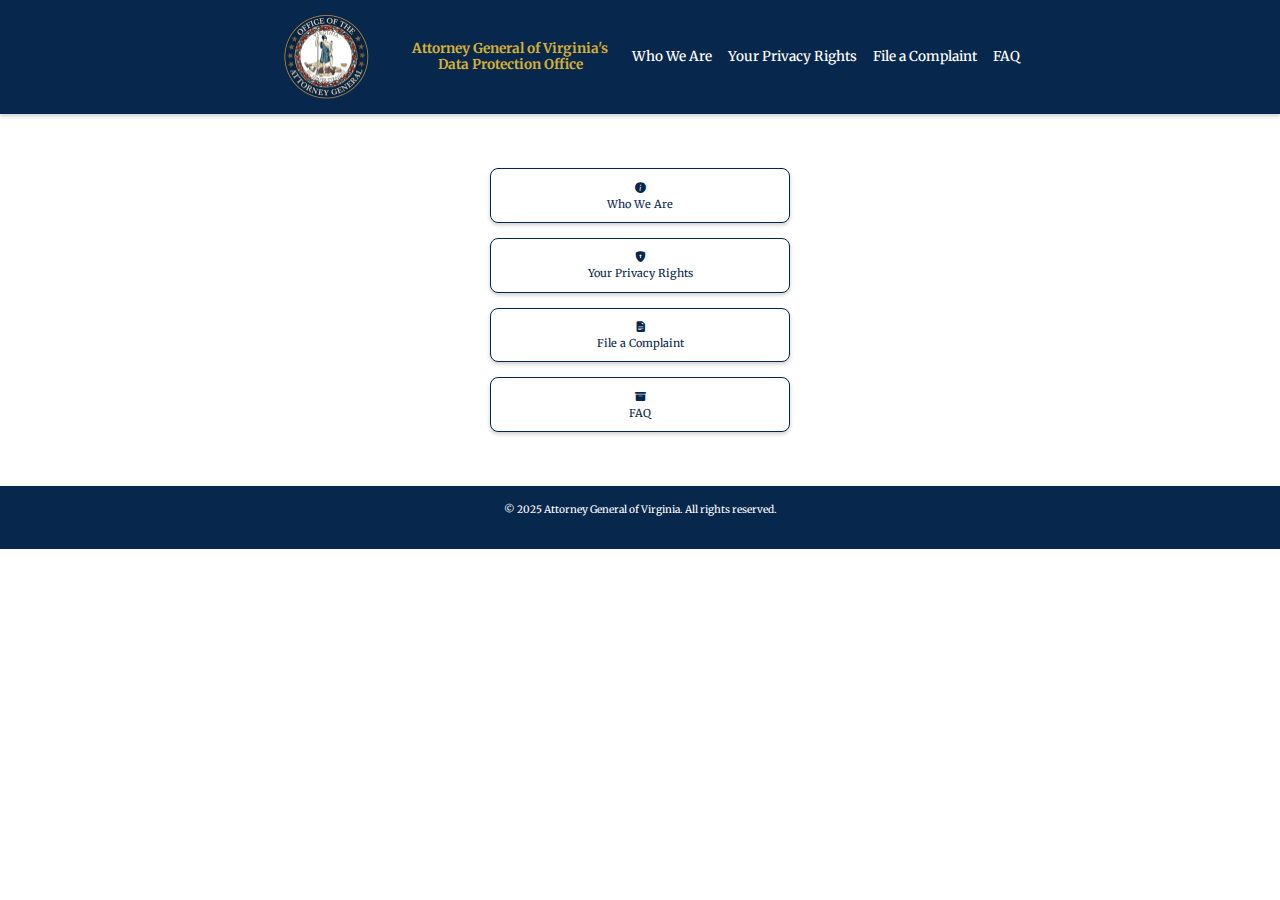
<file: index.html>
<!DOCTYPE html>
<html lang="en">
<head>
    <meta charset="UTF-8">
    <meta name="viewport" content="width=device-width, initial-scale=1.0">
    <title>Data Protection Office</title>
    <!-- Bootstrap CSS -->
    <link href="https://cdn.jsdelivr.net/npm/bootstrap@5.3.0/dist/css/bootstrap.min.css" rel="stylesheet">
    <!-- Bootstrap Icons -->
    <link rel="stylesheet" href="https://cdn.jsdelivr.net/npm/bootstrap-icons/font/bootstrap-icons.css">
    <!-- Custom CSS -->
    <link rel="stylesheet" href="style.css">
    <!-- Google Fonts -->
    <link href="https://fonts.googleapis.com/css2?family=Merriweather:wght@300;400;700&display=swap" rel="stylesheet">
</head>
<body>

    <!-- Skip Navigation Link-->
    <a href="#main-content" class="skip-nav" tabindex="0">Skip to Main Content</a>

    <!-- Navigation Bar -->
    <nav class="navbar navbar-expand-lg navbar-dark" role="navigation">
        <div class="container">
            <a class="navbar-brand" href="index.html" aria-label="Homepage - Data Protection Office">
                <span class="logo-container">
                    <img src="images/ag-logo.jpg" alt="Official Logo of Virginia's Attorney General" class="ag-logo">
                </span>
                Attorney General of Virginia's<br>Data Protection Office
            </a>            
            <button class="navbar-toggler" type="button" data-bs-toggle="collapse" data-bs-target="#navbarNav" aria-controls="navbarNav" aria-expanded="false" aria-label="Toggle navigation">
                <span class="navbar-toggler-icon"></span>
            </button>
            <div class="collapse navbar-collapse" id="navbarNav">
                <ul class="navbar-nav ms-auto">
                    <li class="nav-item">
                        <a class="nav-link" href="who-we-are.html" aria-label="Learn more about who we are">Who We Are</a>
                    </li>
                    <li class="nav-item">
                        <a class="nav-link" href="privacy-rights.html" aria-label="Your privacy rights under VCDPA">Your Privacy Rights</a>
                    </li>
                    <li class="nav-item">
                        <a class="nav-link" href="file-a-complaint.html" aria-label="Submit a complaint about data protection violations">File a Complaint</a>
                    </li>
                    <li class="nav-item">
                        <a class="nav-link" href="faq.html" aria-label="Frequently Asked Questions about data protection">FAQ</a>
                    </li>
                </ul>
            </div>
        </div>
    </nav>

    <!-- Main Content -->
    <main id="main-content" role="main">
        <!-- Main Navigation Buttons -->
        <section class="py-4 text-center">
            <div class="container">
                <div class="button-row">
                    <a href="who-we-are.html" class="nav-card" aria-label="Go to Who We Are page">
                        <i class="bi bi-info-circle-fill nav-icon" aria-hidden="true"></i>
                        <span>Who We Are</span>
                    </a>
                    <a href="privacy-rights.html" class="nav-card" aria-label="Go to Your Privacy Rights page">
                        <i class="bi bi-shield-lock-fill nav-icon" aria-hidden="true"></i>
                        <span>Your Privacy Rights</span>
                    </a>
                    <a href="file-a-complaint.html" class="nav-card" aria-label="Go to File a Complaint page">
                        <i class="bi bi-file-earmark-text-fill nav-icon" aria-hidden="true"></i>
                        <span>File a Complaint</span>
                    </a>
                    <a href="faq.html" class="nav-card" aria-label="Go to Frequently Asked Questions page">
                        <i class="bi bi-archive-fill nav-icon" aria-hidden="true"></i>
                        <span>FAQ</span>
                    </a>
                </div>
            </div>
        </section>
    </main>

    <!-- Footer -->
    <footer class="text-white text-center p-3" role="contentinfo">
        <div class="container">
            <p>&copy; 2025 Attorney General of Virginia. All rights reserved.</p>
        </div>
    </footer>

    <!-- Bootstrap JS -->
    <script src="https://cdn.jsdelivr.net/npm/bootstrap@5.3.0/dist/js/bootstrap.bundle.min.js"></script>
</body>
</html>
</file>
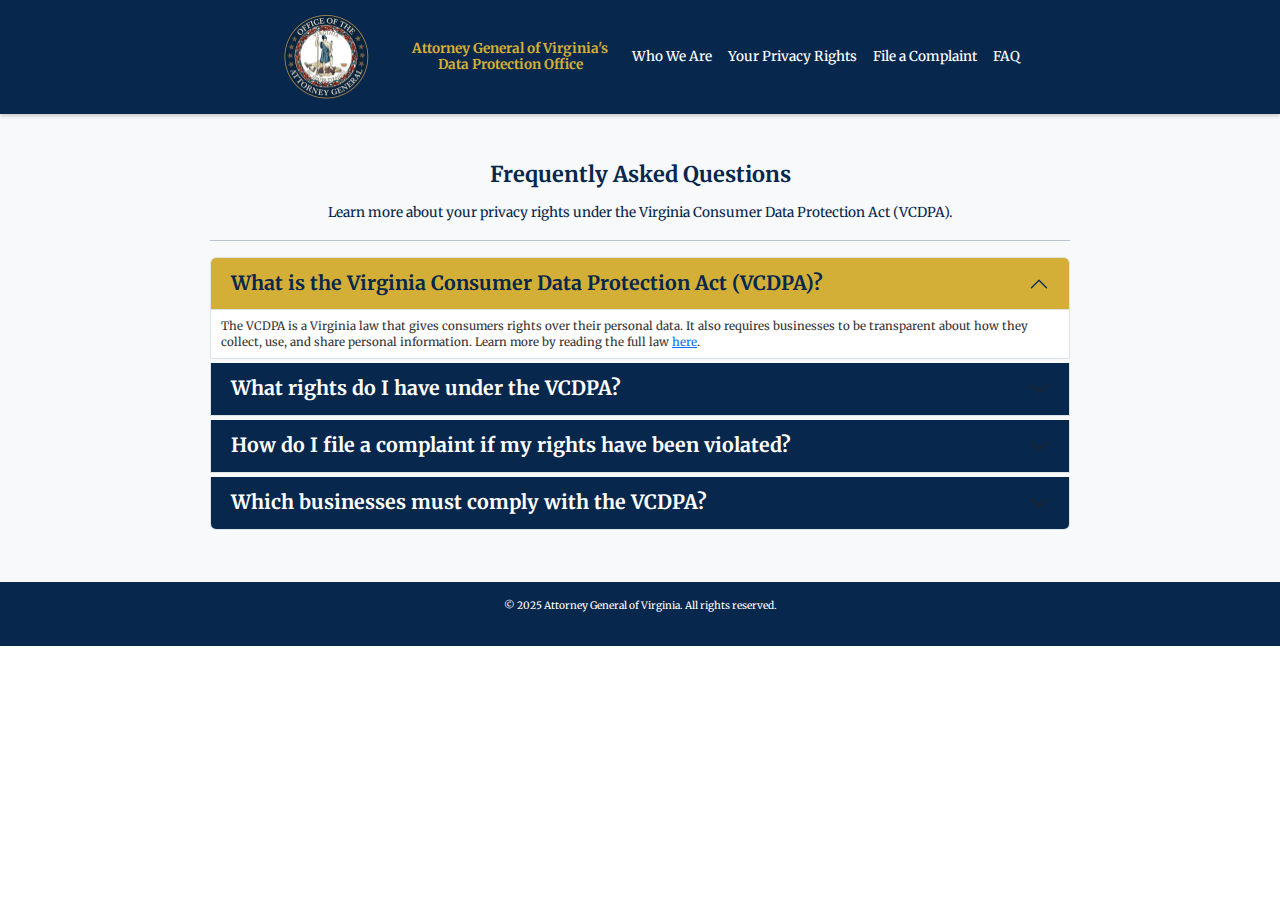
<file: faq.html>
<!DOCTYPE html>
<html lang="en">
<head>
    <meta charset="UTF-8">
    <meta name="viewport" content="width=device-width, initial-scale=1.0">
    <title>FAQ - Virginia AG Data Protection</title>
    <!-- Bootstrap CSS -->
    <link href="https://cdn.jsdelivr.net/npm/bootstrap@5.3.0/dist/css/bootstrap.min.css" rel="stylesheet">
    <!-- Bootstrap Icons -->
    <link rel="stylesheet" href="https://cdn.jsdelivr.net/npm/bootstrap-icons/font/bootstrap-icons.css">
    <!-- Custom CSS -->
    <link rel="stylesheet" href="style.css">
    <!-- Google Fonts -->
    <link href="https://fonts.googleapis.com/css2?family=Merriweather:wght@300;400;700&display=swap" rel="stylesheet">
</head>
<body>

    <!-- Skip to Main Content Link (for screen readers) -->
    <a href="#main-content" class="skip-nav">Skip to Main Content</a>

    <!-- Navigation Bar -->
    <nav class="navbar navbar-expand-lg navbar-dark">
        <div class="container">
            <a class="navbar-brand" href="index.html">
                <span class="logo-container">
                    <img src="images/ag-logo.jpg" alt="Official Logo of Virginia's Attorney General" class="ag-logo">
                </span>
                Attorney General of Virginia's<br>Data Protection Office
            </a>             
            <button class="navbar-toggler" type="button" data-bs-toggle="collapse" data-bs-target="#navbarNav" aria-controls="navbarNav" aria-expanded="false" aria-label="Toggle navigation">
                <span class="navbar-toggler-icon"></span>
            </button>
            <div class="collapse navbar-collapse" id="navbarNav">
                <ul class="navbar-nav ms-auto">
                    <li class="nav-item"><a class="nav-link" href="who-we-are.html">Who We Are</a></li>
                    <li class="nav-item"><a class="nav-link" href="privacy-rights.html">Your Privacy Rights</a></li>
                    <li class="nav-item"><a class="nav-link" href="file-a-complaint.html">File a Complaint</a></li>
                    <li class="nav-item"><a class="nav-link active" href="faq.html">FAQ</a></li>
                </ul>
            </div>
        </div>
    </nav>

    <!-- FAQ Section -->
    <section id="main-content" class="py-5 bg-light">
        <div class="content-container">
            <h2 class="section-title text-center">Frequently Asked Questions</h2>
            <p class="intro-text text-center">
                Learn more about your privacy rights under the Virginia Consumer Data Protection Act (VCDPA).
            </p>
            <hr class="section-divider mx-auto">

            <div class="accordion" id="faqAccordion" role="tablist">
                <!-- Question 1 -->
                <div class="accordion-item">
                    <h3 class="accordion-header" id="q1">
                        <button class="accordion-button" type="button" data-bs-toggle="collapse" data-bs-target="#a1" aria-expanded="true" aria-controls="a1" aria-label="Expand to learn about the VCDPA">
                            What is the Virginia Consumer Data Protection Act (VCDPA)?
                        </button>
                    </h3>
                    <div id="a1" class="accordion-collapse collapse show" aria-labelledby="q1" data-bs-parent="#faqAccordion">
                        <div class="accordion-body">
                            The VCDPA is a Virginia law that gives consumers rights over their personal data. It also requires businesses to be transparent about how they collect, use, and share personal information. Learn more by reading the full law 
                            <a href="https://law.lis.virginia.gov/vacodefull/title59.1/chapter53/" target="_blank" aria-describedby="vcdpa-law">here</a>.
                        </div>
                    </div>
                </div>

                <!-- Question 2 -->
                <div class="accordion-item">
                    <h3 class="accordion-header" id="q2">
                        <button class="accordion-button collapsed" type="button" data-bs-toggle="collapse" data-bs-target="#a2" aria-expanded="false" aria-controls="a2" aria-label="Expand to see your rights under the VCDPA">
                            What rights do I have under the VCDPA?
                        </button>
                    </h3>
                    <div id="a2" class="accordion-collapse collapse" aria-labelledby="q2" data-bs-parent="#faqAccordion">
                        <div class="accordion-body">
                            As a Virginia consumer, you have the right to:
                            <ul>
                                <li><strong>Access:</strong> Confirm if your personal data is being processed and access it.</li>
                                <li><strong>Correction:</strong> Correct inaccuracies in your personal data.</li>
                                <li><strong>Deletion:</strong> Request deletion of your personal data.</li>
                                <li><strong>Portability:</strong> Obtain a copy of your data in a portable format.</li>
                                <li><strong>Opt-Out:</strong> Opt out of targeted advertising, data sales, or profiling for significant decisions.</li>
                            </ul>
                        </div>
                    </div>
                </div>

                <!-- Question 3 -->
                <div class="accordion-item">
                    <h3 class="accordion-header" id="q3">
                        <button class="accordion-button collapsed" type="button" data-bs-toggle="collapse" data-bs-target="#a3" aria-expanded="false" aria-controls="a3" aria-label="Expand to learn how to file a complaint">
                            How do I file a complaint if my rights have been violated?
                        </button>
                    </h3>
                    <div id="a3" class="accordion-collapse collapse" aria-labelledby="q3" data-bs-parent="#faqAccordion">
                        <div class="accordion-body">
                            If you believe a business has violated your data privacy rights, you can file a complaint with the Attorney General's Data Protection Office using our online form. 
                            <a href="file-a-complaint.html" aria-describedby="file-complaint">Click here</a> to submit a complaint.
                        </div>
                    </div>
                </div>

                <!-- Question 4 -->
                <div class="accordion-item">
                    <h3 class="accordion-header" id="q4">
                        <button class="accordion-button collapsed" type="button" data-bs-toggle="collapse" data-bs-target="#a4" aria-expanded="false" aria-controls="a4" aria-label="Expand to see which businesses must comply">
                            Which businesses must comply with the VCDPA?
                        </button>
                    </h3>
                    <div id="a4" class="accordion-collapse collapse" aria-labelledby="q4" data-bs-parent="#faqAccordion">
                        <div class="accordion-body">
                            The law applies to businesses that operate in Virginia or target Virginia consumers and meet specific thresholds based on data processing or revenue. Learn more in our 
                            <a href="privacy-rights.html" aria-describedby="privacy-rights">Your Privacy Rights</a> section.
                        </div>
                    </div>
                </div>
            </div>
        </div>
    </section>

    <!-- Footer -->
    <footer class="text-white text-center p-3">
        <div class="container">
            <p>© 2025 Attorney General of Virginia. All rights reserved.</p>
        </div>
    </footer>

    <!-- Bootstrap JS -->
    <script src="https://cdn.jsdelivr.net/npm/bootstrap@5.3.0/dist/js/bootstrap.bundle.min.js"></script>

</body>
</html>
</file>
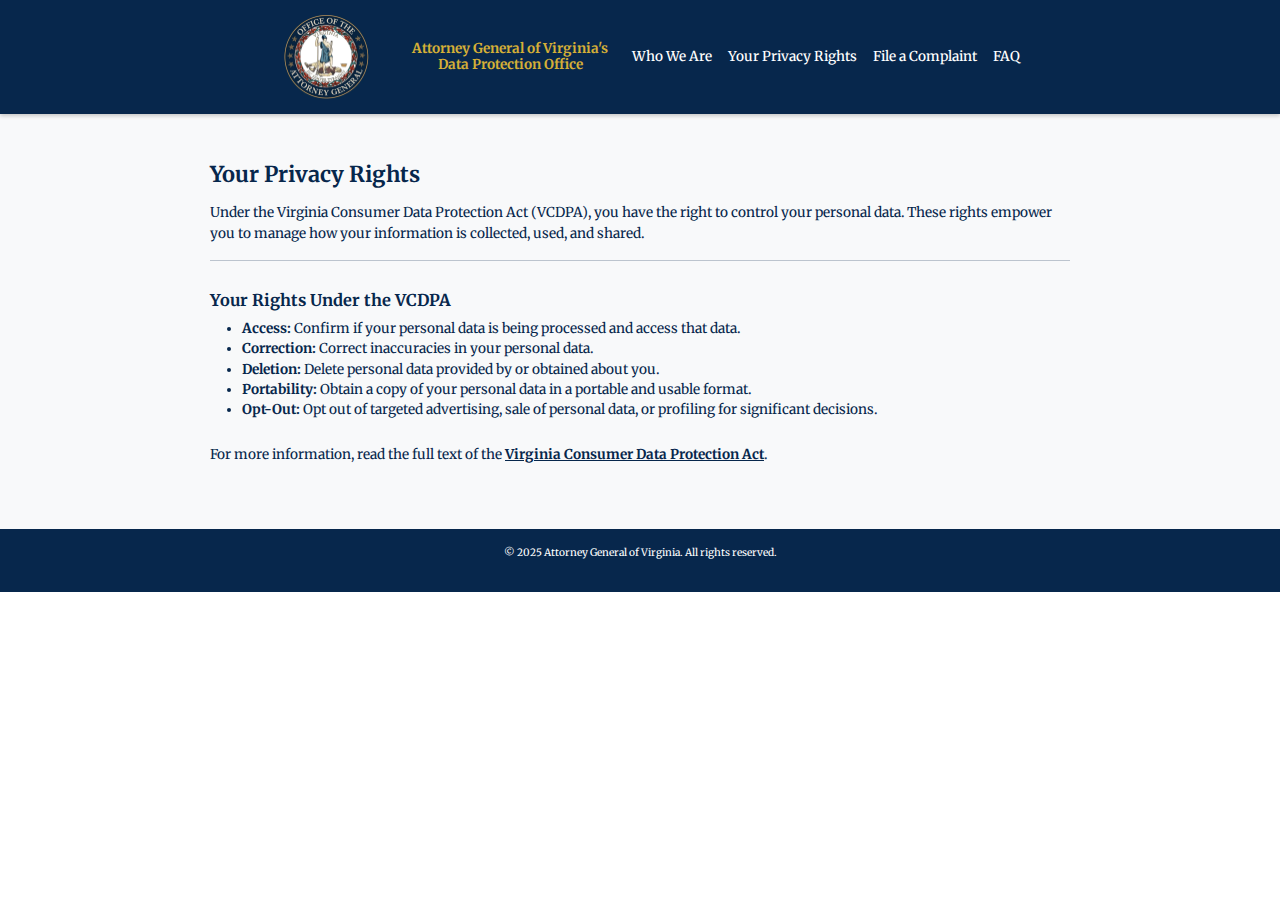
<file: privacy-rights.html>
<!DOCTYPE html>
<html lang="en">
<head>
    <meta charset="UTF-8">
    <meta name="viewport" content="width=device-width, initial-scale=1.0">
    <title>Your Privacy Rights</title>
    <!-- Bootstrap CSS -->
    <link href="https://cdn.jsdelivr.net/npm/bootstrap@5.3.0/dist/css/bootstrap.min.css" rel="stylesheet">
    <!-- Bootstrap Icons -->
    <link rel="stylesheet" href="https://cdn.jsdelivr.net/npm/bootstrap-icons/font/bootstrap-icons.css">
    <!-- Custom CSS -->
    <link rel="stylesheet" href="style.css">
    <!-- Google Fonts -->
    <link href="https://fonts.googleapis.com/css2?family=Merriweather:wght@300;400;700&display=swap" rel="stylesheet">
</head>
<body>

    <!-- Skip Navigation Link -->
    <a href="#main-content" class="skip-nav" tabindex="0">Skip to Main Content</a>

    <!-- Navigation Bar -->
    <nav class="navbar navbar-expand-lg navbar-dark" role="navigation">
        <div class="container">
            <a class="navbar-brand" href="index.html" aria-label="Homepage - Data Protection Office">
                <span class="logo-container">
                    <img src="images/ag-logo.jpg" alt="Official Logo of Virginia's Attorney General" class="ag-logo">
                </span>
                Attorney General of Virginia's<br>Data Protection Office
            </a>            
            <button class="navbar-toggler" type="button" data-bs-toggle="collapse" data-bs-target="#navbarNav" aria-controls="navbarNav" aria-expanded="false" aria-label="Toggle navigation">
                <span class="navbar-toggler-icon"></span>
            </button>
            <div class="collapse navbar-collapse" id="navbarNav">
                <ul class="navbar-nav ms-auto">
                    <li class="nav-item">
                        <a class="nav-link" href="who-we-are.html" aria-label="Learn more about who we are">Who We Are</a>
                    </li>
                    <li class="nav-item">
                        <a class="nav-link active" href="privacy-rights.html" aria-current="page" aria-label="Your privacy rights under VCDPA">Your Privacy Rights</a>
                    </li>
                    <li class="nav-item">
                        <a class="nav-link" href="file-a-complaint.html" aria-label="Submit a complaint about data protection violations">File a Complaint</a>
                    </li>
                    <li class="nav-item">
                        <a class="nav-link" href="faq.html" aria-label="Frequently Asked Questions about data protection">FAQ</a>
                    </li>
                </ul>
            </div>
        </div>
    </nav>

    <!-- Your Privacy Rights Content -->
    <main id="main-content" role="main">
        <section class="py-5 text-center bg-light">
            <div class="content-container">
                <h2 class="section-title" id="privacy-rights-title">Your Privacy Rights</h2>
                <p class="intro-text">
                    Under the Virginia Consumer Data Protection Act (VCDPA), you have the right to control your personal data. These rights empower you to manage how your information is collected, used, and shared.
                </p>
                <hr class="section-divider">

                <h3 class="sub-title" id="rights-list-title">Your Rights Under the VCDPA</h3>
                <ul class="rights-list" aria-labelledby="rights-list-title">
                    <li><strong>Access:</strong> Confirm if your personal data is being processed and access that data.</li>
                    <li><strong>Correction:</strong> Correct inaccuracies in your personal data.</li>
                    <li><strong>Deletion:</strong> Delete personal data provided by or obtained about you.</li>
                    <li><strong>Portability:</strong> Obtain a copy of your personal data in a portable and usable format.</li>
                    <li><strong>Opt-Out:</strong> Opt out of targeted advertising, sale of personal data, or profiling for significant decisions.</li>
                </ul>

                <p class="mt-4">
                    For more information, read the full text of the 
                    <a href="https://law.lis.virginia.gov/vacodefull/title59.1/chapter53/" target="_blank" class="external-link" aria-label="Read the full Virginia Consumer Data Protection Act">Virginia Consumer Data Protection Act</a>.
                </p>
            </div>
        </section>
    </main>

    <!-- Footer -->
    <footer class="text-white text-center p-3" role="contentinfo">
        <div class="container">
            <p>&copy; 2025 Attorney General of Virginia. All rights reserved.</p>
        </div>
    </footer>

    <!-- Bootstrap JS -->
    <script src="https://cdn.jsdelivr.net/npm/bootstrap@5.3.0/dist/js/bootstrap.bundle.min.js"></script>
</body>
</html>
</file>
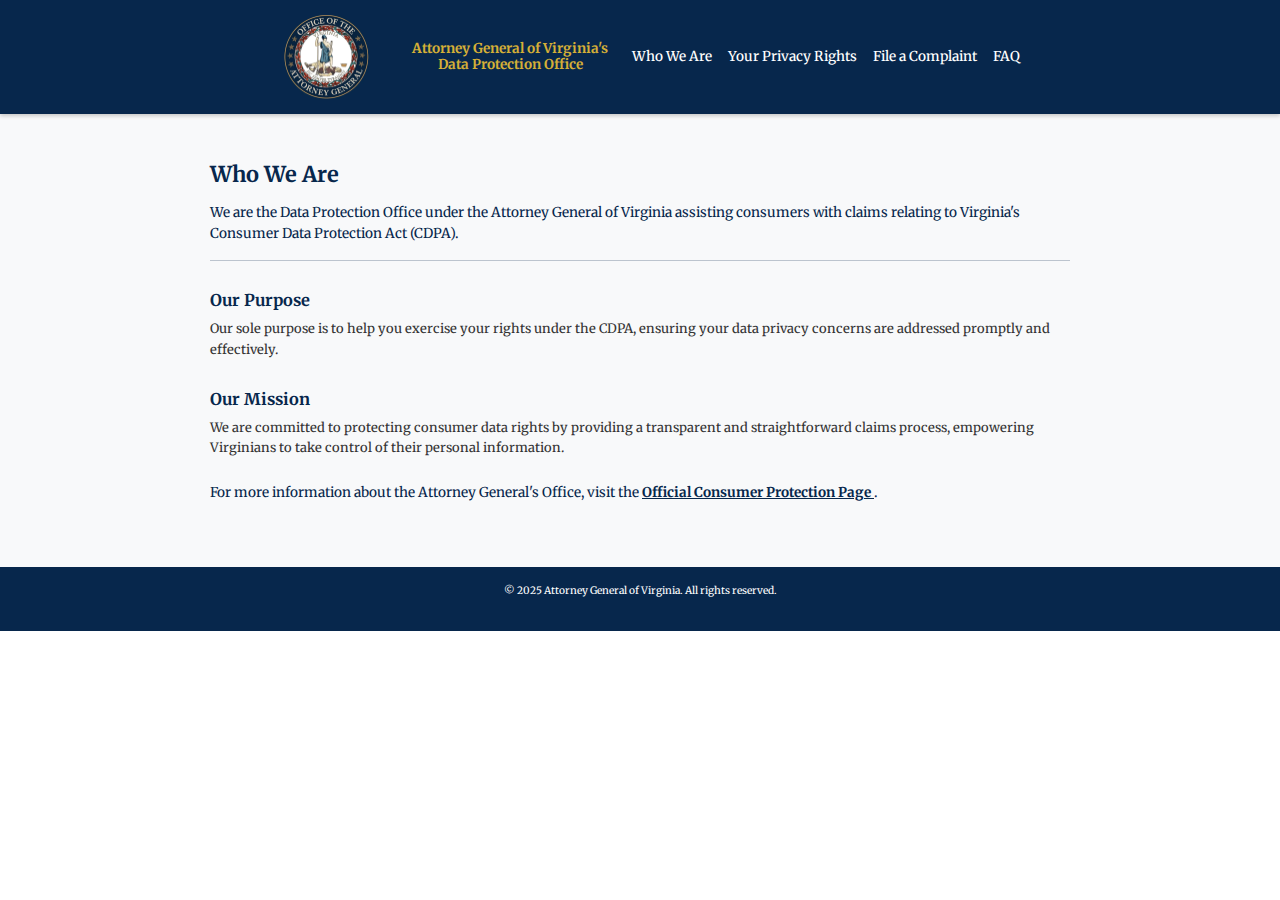
<file: who-we-are.html>
<!DOCTYPE html>
<html lang="en">
<head>
    <meta charset="UTF-8">
    <meta name="viewport" content="width=device-width, initial-scale=1.0">
    <title>Who We Are - Virginia Data Protection Office</title>
    <!-- Bootstrap CSS -->
    <link href="https://cdn.jsdelivr.net/npm/bootstrap@5.3.0/dist/css/bootstrap.min.css" rel="stylesheet">
    <!-- Bootstrap Icons -->
    <link rel="stylesheet" href="https://cdn.jsdelivr.net/npm/bootstrap-icons/font/bootstrap-icons.css">
    <!-- Custom CSS -->
    <link rel="stylesheet" href="style.css">
    <!-- Google Fonts -->
    <link href="https://fonts.googleapis.com/css2?family=Merriweather:wght@300;400;700&display=swap" rel="stylesheet">
</head>
<body>

    <!-- Skip Navigation Link -->
    <a href="#main-content" class="skip-nav">Skip to Main Content</a>

    <!-- Navigation Bar -->
    <nav class="navbar navbar-expand-lg navbar-dark">
        <div class="container">
            <a class="navbar-brand" href="index.html">
                <span class="logo-container">
                    <img src="images/ag-logo.jpg" alt="Official Logo of Virginia's Attorney General" class="ag-logo">
                </span>
                <span aria-label="Attorney General of Virginia's Data Protection Office">
                    Attorney General of Virginia's<br>Data Protection Office
                </span>
            </a>            
            <button class="navbar-toggler" type="button" data-bs-toggle="collapse" data-bs-target="#navbarNav" 
                aria-controls="navbarNav" aria-expanded="false" aria-label="Toggle navigation">
                <span class="navbar-toggler-icon"></span>
            </button>
            <div class="collapse navbar-collapse" id="navbarNav">
                <ul class="navbar-nav ms-auto">
                    <li class="nav-item">
                        <a class="nav-link active" href="who-we-are.html" aria-current="page">Who We Are</a>
                    </li>
                    <li class="nav-item">
                        <a class="nav-link" href="privacy-rights.html">Your Privacy Rights</a>
                    </li>
                    <li class="nav-item">
                        <a class="nav-link" href="file-a-complaint.html">File a Complaint</a>
                    </li>
                    <li class="nav-item">
                        <a class="nav-link" href="faq.html">FAQ</a>
                    </li>
                </ul>
            </div>
        </div>
    </nav>

    <!-- Who We Are Content -->
    <section id="main-content" class="py-5 text-center bg-light">
        <div class="content-container">
            <h2 class="section-title">Who We Are</h2>
            <p class="intro-text">
                We are the Data Protection Office under the Attorney General of Virginia assisting consumers with claims relating to Virginia's Consumer Data Protection Act (CDPA).
            </p>
            <hr class="section-divider">

            <h3 class="sub-title">Our Purpose</h3>
            <p class="body-text">
                Our sole purpose is to help you exercise your rights under the CDPA, ensuring your data privacy concerns are addressed promptly and effectively.
            </p>

            <h3 class="sub-title">Our Mission</h3>
            <p class="body-text">
                We are committed to protecting consumer data rights by providing a transparent and straightforward claims process, empowering Virginians to take control of their personal information.
            </p>

            <p class="mt-4">
                For more information about the Attorney General's Office, visit the 
                <a href="https://www.oag.state.va.us/consumer-protection/" target="_blank" 
                   class="external-link" aria-label="Official Consumer Protection Page of the Virginia Attorney General's Office">
                   Official Consumer Protection Page
                </a>.
            </p>
        </div>
    </section>

    <!-- Footer -->
    <footer class="text-white text-center p-3">
        <div class="container">
            <p>&copy; 2025 Attorney General of Virginia. All rights reserved.</p>
        </div>
    </footer>

    <!-- Bootstrap JS -->
    <script src="https://cdn.jsdelivr.net/npm/bootstrap@5.3.0/dist/js/bootstrap.bundle.min.js"></script>

</body>
</html>
</file>
<file: style.css>
body {
    font-family: 'Merriweather', serif;
    font-size: 0.85em;
    background-color: #FFFFFF;
    color: #07274C;
    overflow-x: hidden;
    text-align: center;
}

/* Integrated Logo within Navbar */
.logo-container {
    display: inline-flex;
    align-items: center;
    justify-content: center;
    margin-right: 0px;
}

.ag-logo {
    width: 150px;
    height: auto;
    object-fit: contain;
    margin-right: 10px;
}

/* Navigation Bar */
.navbar {
    box-shadow: 0 2px 4px rgba(0, 0, 0, 0.2);
    position: sticky;
    top: 0;
    z-index: 999;
    max-width: 100%;
    margin: 0 auto;
    background-color: #07274C;
    padding: 10px 0;
}

.navbar .container {
    max-width: 800px;
    margin: 0 auto;
    text-align: center;
}

.navbar-brand {
    display: flex;
    align-items: center;
    font-weight: bold;
    color: #D4AF37 !important;
    font-size: 1em;
    line-height: 1.2;
    white-space: normal;
}

.nav-link {
    color: #FFFFFF !important;
    transition: color 0.3s, text-decoration 0.3s;
    font-size: 1em;
    font-weight: 500;
}

.nav-link:hover,
.nav-link:focus {
    color: #D4AF37 !important;
    text-decoration: underline;
}

/* Stacked Navigation Buttons */
.button-row {
    max-width: 300px;
    margin: 30px auto;
    display: flex;
    flex-direction: column;
    gap: 15px;
}

.nav-card {
    display: flex;
    flex-direction: column;
    align-items: center;
    justify-content: center;
    width: 100%;
    padding: 10px;
    text-align: center;
    color: #07274C;
    background-color: #FFFFFF;
    border: 1px solid #07274C;
    border-radius: 8px;
    text-decoration: none;
    box-shadow: 0 2px 4px rgba(0, 0, 0, 0.2);
    transition: transform 0.2s, box-shadow 0.2s;
    font-size: 0.8em;
}

.nav-card:hover,
.nav-card:focus {
    transform: translateY(-3px);
    box-shadow: 0 4px 8px rgba(0, 0, 0, 0.3);
    background-color: #D4AF37;
    color: #07274C;
}

/* Footer */
footer {
    max-width: 100%;
    margin: 0 auto;
    background-color: #07274C;
    color: #FFFFFF;
    padding: 10px 0;
    font-size: 0.75em;
    position: relative;
    bottom: 0;
    left: 0;
}

/* Who We Are & Privacy Rights Sections */
.bg-light {
    background-color: #f9f9f9;
    padding: 50px 0;
}

.content-container {
    max-width: 900px;
    margin: 0 auto;
    text-align: left;
    padding: 0 20px;
}

.section-title {
    color: #07274C;
    font-size: 1.6em;
    font-weight: bold;
    margin-bottom: 15px;
}

.sub-title {
    color: #07274C;
    font-size: 1.2em;
    font-weight: bold;
    margin-top: 30px;
}

.body-text {
    font-size: 0.95em;
    color: #333333;
    line-height: 1.6;
    margin-bottom: 20px;
}

/* External Links */
.external-link {
    color: #07274C;
    text-decoration: underline;
    font-weight: bold;
    transition: color 0.3s;
}

.external-link:hover,
.external-link:focus {
    color: #D4AF37;
}

/* File a Complaint Form */
.form-group {
    margin-bottom: 20px;
}

.form-group label {
    display: block;
    color: #07274C;
    font-weight: bold;
    margin-bottom: 5px;
}

.form-control,
.form-control-file {
    width: 100%;
    padding: 12px;
    border: 1px solid #ccc;
    border-radius: 5px;
    font-size: 0.9em;
    color: #07274C;
}

.form-control:focus {
    border-color: #D4AF37;
    outline: none;
    box-shadow: 0 0 5px rgba(212, 175, 55, 0.5);
}

textarea.form-control {
    resize: vertical;
}

/* Complaint Form Checkbox & Radio Inputs */
.complaint-form .form-check-label {
    color: #5F5F5F;
    font-size: 0.9em;
}

.complaint-form .form-check-input {
    margin-right: 10px;
}

/* Conditional Fields */
.conditional-field {
    display: none;
    margin-top: 10px;
}

/* Submit Button */
.submit-button {
    background-color: #07274C;
    color: #FFFFFF;
    border: none;
    padding: 12px 24px;
    border-radius: 5px;
    font-size: 1em;
    cursor: pointer;
    transition: background-color 0.3s, color 0.3s;
}

.submit-button:hover,
.submit-button:focus {
    background-color: #D4AF37;
    color: #07274C;
}

/* FAQ Section Styles */
.faq-container {
    max-width: 800px;
    margin: 0 auto;
    text-align: left;
    padding: 0 10px;
}

.accordion-button {
    background-color: #07274C;
    color: #FFFFFF;
    font-weight: bold;
    font-size: 0.70em;
    border: none;
    line-height: 1;
}

.accordion-button:not(.collapsed) {
    background-color: #D4AF37;
    color: #07274C;
}

.accordion-button:focus {
    box-shadow: 0 0 3px rgba(212, 175, 55, 0.5);
}

.accordion-body {
    font-size: 0.85em;
    color: #333333;
    line-height: 1.4;
    padding: 8px 10px;
}

.accordion-item {
    margin-bottom: 4px; 
}

.accordion-body ul {
    padding-left: 12px; 
    margin-bottom: 0; 
}

/* Accessibility Updates */
.skip-nav {
    position: absolute;
    top: -40px;
    left: 10px;
    background: #D4AF37;
    color: #07274C;
    padding: 10px;
    font-weight: bold;
    text-decoration: none;
    z-index: 1000;
}

.skip-nav:focus {
    top: 10px;
}

/* Focus Indicators */
:focus {
    outline: 2px solid #D4AF37;
    outline-offset: 2px;
}

/* Responsive Adjustments */
@media (max-width: 768px) {
    .content-container {
        padding: 0 15px;
    }

    .form-control,
    .form-control-file {
        font-size: 0.85em;
    }

    .submit-button {
        width: 100%;
    }

    .accordion-button {
        font-size: 0.85em;
    }
}

@media (max-width: 480px) {
    .ag-logo {
        width: 40px;
    }

    .navbar-brand,
    .nav-card {
        font-size: 0.7em;
    }

    .nav-icon {
        font-size: 1rem;
    }
}

/* ----- Custom Styling for Select2 Dropdown ----- */

.select2-container--default .select2-selection--multiple {
    background-color: #fff;
    border: 1px solid #ccc;
    border-radius: 5px;
    padding: 6px;
    min-height: 46px;
    font-size: 0.9em;
    color: #07274C;
}

.select2-container--default .select2-selection--multiple:focus,
.select2-container--default.select2-container--focus .select2-selection--multiple {
    border-color: #D4AF37;
    box-shadow: 0 0 5px rgba(212, 175, 55, 0.5);
    outline: none;
}

/* Selected tags shown in input field */
.select2-container--default .select2-selection--multiple .select2-selection__choice {
    background-color: #D4AF37;
    color: #07274C;
    border: 1px solid #07274C;
    border-radius: 3px;
    padding: 3px 8px;
    margin-top: 4px;
    font-size: 0.8em;
}

.select2-container--default .select2-selection--multiple .select2-selection__choice__remove {
    color: #07274C;
    margin-right: 5px;
}

/* Highlighted option while hovering */
.select2-container--default .select2-results__option--highlighted[aria-selected] {
    background-color: #D4AF37;
    color: #07274C;
}

/* Fix: Selected options inside dropdown list */
.select2-container--default .select2-results__option[aria-selected="true"] {
    background-color: #D4AF37;
    color: #07274C;
    font-weight: bold;
}

/* Typing input field inside dropdown */
.select2-container--default .select2-search--inline .select2-search__field {
    color: #07274C;
    font-size: 0.9em;
    padding: 4px;
}

/* Fix for alignment inside form group */
.form-group .select2-container {
    width: 100% !important;
}

/* Improve spacing below the dropdown */
.select2-container {
    margin-top: 5px;
}

/* Accessibility: visually hidden class */
.visually-hidden {
    position: absolute !important;
    height: 1px;
    width: 1px;
    overflow: hidden;
    clip: rect(1px, 1px, 1px, 1px);
    white-space: nowrap;
}

.select2-selection {
    outline: none;
    cursor: text;
  }
  
  .select2-selection:focus {
    outline: 2px solid #D4AF37;
    outline-offset: 2px;
  }
  
  .select2-search__field {
    background-color: #fff !important;
    color: #07274C !important;
    font-size: 1em;
  }
</file>
